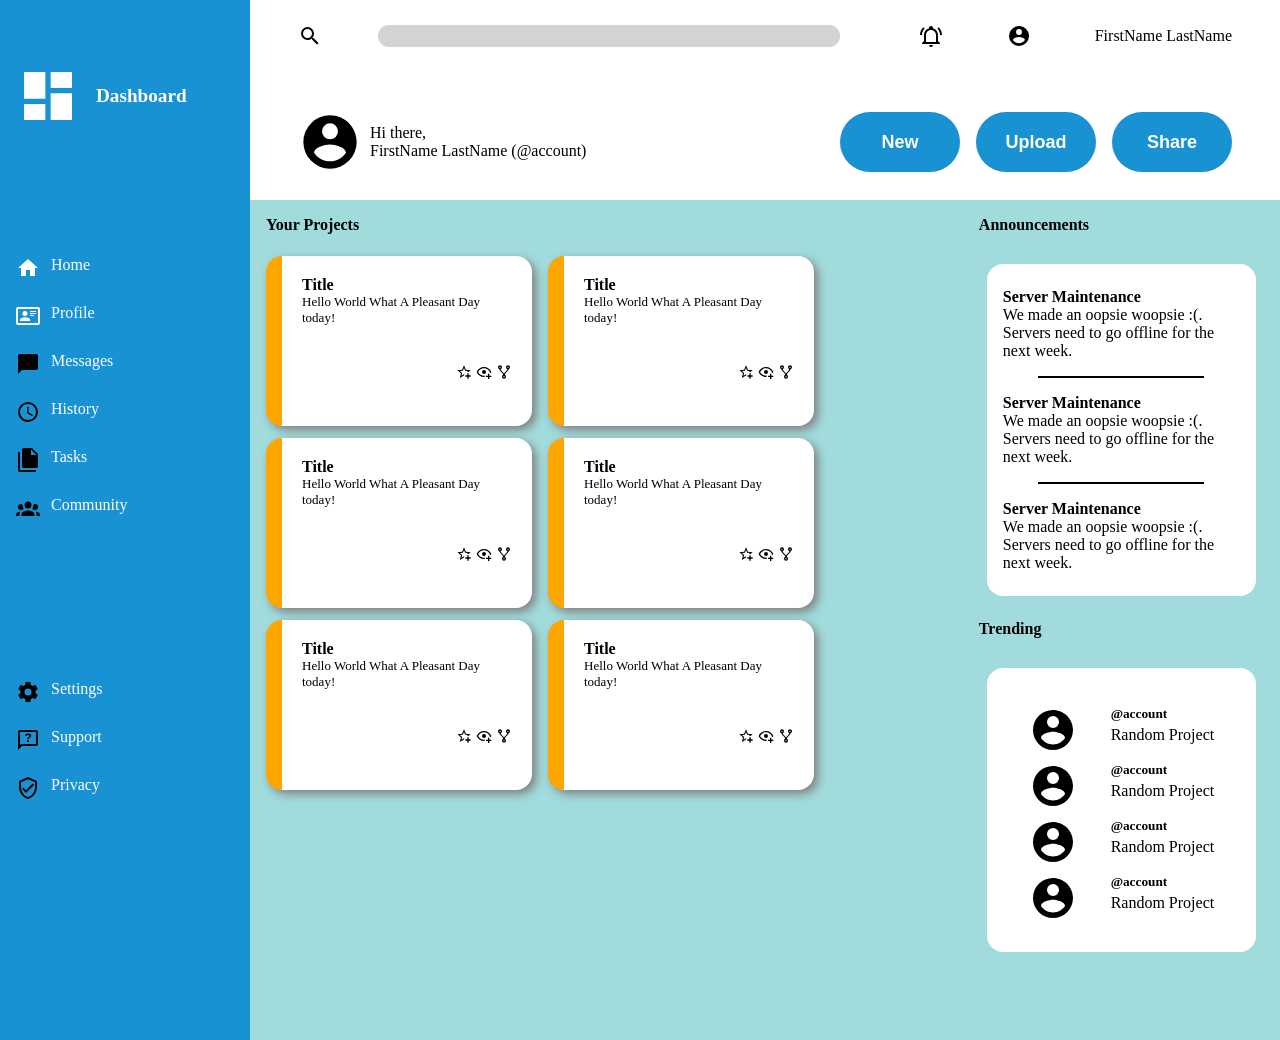
<file: index.html>
<!DOCTYPE html>
<html>
    <header>
        <meta charset="UTF-8">
        <meta name="viewport" content="width=device-width, initial-scale=1.0">
        <title>Admin Dashboard</title>
        <link rel="stylesheet" href="style.css">
    </header>
    <body>
        <div class="layout">
            <div class="sidebar">
                <div class="logo">
                    <img src="content/dashboard.svg" alt="Dashboard Icon" class="icon-large">
                    <div class="logo-name">Dashboard</div>
                </div>
                <ul class="application-links">
                    <li>
                        <img src="content/home.svg" alt="Home Icon" class="icon-small">Home
                    </li>
                    <li>
                        <img src="content/card-account-details-outline.svg" alt="Profile Icon" class="icon-small">Profile
                    </li>
                    <li>
                        <img src="content/message.svg" alt="Message Icon" class="icon-small">Messages
                    </li>
                    <li>
                        <img src="content/clock-outline.svg" alt="History Icon" class="icon-small">History
                    </li>
                    <li>
                        <img src="content/file-multiple.svg" alt="Tasks Icon" class="icon-small">Tasks
                    </li>
                    <li>
                        <img src="content/account-group.svg" alt="Community Icon" class="icon-small">Community
                    </li>
                </ul>
                <div class="option-links">
                    <li>
                        <img src="content/cog.svg" alt="Settings Icon" class="icon-small">Settings
                    </li>
                    <li>
                        <img src="content/message-question-outline.svg" alt="Support Icon" class="icon-small">Support
                    </li>
                    <li>
                        <img src="content/shield-check-outline.svg" alt="Privacy Icon" class="icon-small">Privacy
                    </li>
                </div>
            </div>
            <div class="header">
                <div class="search">
                    <img src="content/magnify.svg" alt="Search Icon" class="icon-small">
                    <input type="text" class="searchbar">
                </div>
                <div class="account-information">
                    <img src="content/bell-ring-outline.svg" alt="Bell Icon" class="icon-small">
                    <img src="content/account-circle.svg" alt="Account Icon" class="icon-small">
                    <div class="account-name">FirstName LastName</div>
                </div>
                <div class="greeting">
                    <img src="content/account-circle.svg" alt="Account Icon" class="icon-large">
                    <div>
                        Hi there,<br>
                        FirstName LastName (@account)
                    </div>
                </div>
                <div class="content-buttons">
                    <button class="button">New</button>
                    <button class="button">Upload</button>
                    <button class="button">Share</button>
                </div>
            </div>
            <div class="content">
                <div class="projects">
                    <h4>Your Projects</h4>
                    <div class="project-grid">
                        <div class="project">
                            <div class="projectDescription">
                                <h4>Title</h4>
                                <p>Hello World What A Pleasant Day today!</p>
                            </div>
                            <div class="projectActions">
                                <img src="content/star-plus-outline.svg" alt="Favourite" class="icon-very-small">
                                <img src="content/eye-plus-outline.svg" alt="Watch" class="icon-very-small">
                                <img src="content/source-fork.svg" alt="Fork" class="icon-very-small">
                            </div>
                        </div>
                        <div class="project">
                            <div class="projectDescription">
                                <h4>Title</h4>
                                <p>Hello World What A Pleasant Day today!</p>
                            </div>
                            <div class="projectActions">
                                <img src="content/star-plus-outline.svg" alt="Favourite" class="icon-very-small">
                                <img src="content/eye-plus-outline.svg" alt="Watch" class="icon-very-small">
                                <img src="content/source-fork.svg" alt="Fork" class="icon-very-small">
                            </div>
                        </div>
                        <div class="project">
                            <div class="projectDescription">
                                <h4>Title</h4>
                                <p>Hello World What A Pleasant Day today!</p>
                            </div>
                            <div class="projectActions">
                                <img src="content/star-plus-outline.svg" alt="Favourite" class="icon-very-small">
                                <img src="content/eye-plus-outline.svg" alt="Watch" class="icon-very-small">
                                <img src="content/source-fork.svg" alt="Fork" class="icon-very-small">
                            </div>
                        </div>
                        <div class="project">
                            <div class="projectDescription">
                                <h4>Title</h4>
                                <p>Hello World What A Pleasant Day today!</p>
                            </div>
                            <div class="projectActions">
                                <img src="content/star-plus-outline.svg" alt="Favourite" class="icon-very-small">
                                <img src="content/eye-plus-outline.svg" alt="Watch" class="icon-very-small">
                                <img src="content/source-fork.svg" alt="Fork" class="icon-very-small">
                            </div>
                        </div>
                        <div class="project">
                            <div class="projectDescription">
                                <h4>Title</h4>
                                <p>Hello World What A Pleasant Day today!</p>
                            </div>
                            <div class="projectActions">
                                <img src="content/star-plus-outline.svg" alt="Favourite" class="icon-very-small">
                                <img src="content/eye-plus-outline.svg" alt="Watch" class="icon-very-small">
                                <img src="content/source-fork.svg" alt="Fork" class="icon-very-small">
                            </div>
                        </div>
                        <div class="project">
                            <div class="projectDescription">
                                <h4>Title</h4>
                                <p>Hello World What A Pleasant Day today!</p>
                            </div>
                            <div class="projectActions">
                                <img src="content/star-plus-outline.svg" alt="Favourite" class="icon-very-small">
                                <img src="content/eye-plus-outline.svg" alt="Watch" class="icon-very-small">
                                <img src="content/source-fork.svg" alt="Fork" class="icon-very-small">
                            </div>
                        </div>
                    </div>
                </div>
                <div class="announcements">
                    <h4>Announcements</h4>
                    <div class="announcements-feed">
                        <div class="announcement">
                            <h4>Server Maintenance</h4>
                            <p>We made an oopsie woopsie :(. Servers need to go offline for the next week.</p>
                        </div>
                        <div class="line-separator"></div>
                        <div class="announcement">
                            <h4>Server Maintenance</h4>
                            <p>We made an oopsie woopsie :(. Servers need to go offline for the next week.</p>
                        </div>
                        <div class="line-separator"></div>
                        <div class="announcement">
                            <h4>Server Maintenance</h4>
                            <p>We made an oopsie woopsie :(. Servers need to go offline for the next week.</p>
                        </div>
                    </div>
                </div>
                <div class="trending">
                    <h4>Trending</h4>
                    <div class="trending-feed">
                        <div class="account">
                            <img src="content/account-circle.svg" alt="Account Icon" class="icon">
                            <h5>@account</h5>
                            <p>Random Project</p>
                        </div>
                        <div class="account">
                            <img src="content/account-circle.svg" alt="Account Icon" class="icon">
                            <h5>@account</h5>
                            <p>Random Project</p>
                        </div>
                        <div class="account">
                            <img src="content/account-circle.svg" alt="Account Icon" class="icon">
                            <h5>@account</h5>
                            <p>Random Project</p>
                        </div>
                        <div class="account">
                            <img src="content/account-circle.svg" alt="Account Icon" class="icon">
                            <h5>@account</h5>
                            <p>Random Project</p>
                        </div>
                    </div>
                </div>
            </div>
        </div>
    </body>
</html>
</file>
<file: style.css>
* {
    margin:0;
    padding:0;
}

.layout {
    min-height: 100vh;
    min-width: 100vw;
    display: grid;
    grid-template-columns: 250px 1fr;
    grid-template-rows: 200px 1fr;
}

.sidebar {
    background-color: rgba(25,146,212,255);
    grid-row: 1/3;
    grid-column: 1/2;
    color:white;
    padding:16px;
    display: grid;
    grid-template-rows: 160px 1fr 1fr;
    gap:80px;
    height:100%
}

.header {
    background-color: white;
    grid-row: 1/2;
    grid-column: 2/3;
    display: grid;
    grid-template-rows: 1fr 1fr;
    grid-template-columns: 3fr 2fr;
    padding: 16px 48px;
}

.content {
    background-color: rgb(161, 219, 219);
    grid-row: 2/3;
    grid-column: 2/3;
    display: grid;
    grid-template-columns: 5fr 2fr;
    grid-template-rows: 1fr 1fr;
    padding:16px;
    height:100%;
}

.icon-large {
    height:64px;
    width:64px;
}

.icon {
    height:48px;
    width:48px;
}

.icon-small {
    height:24px;
    width:24px;
}

.icon-very-small {
    height:16px;
    width:16px;
}

.logo {
    display: grid;
    grid-template-columns: 80px 1fr;
    align-items: center;
}

.logo-name {
    font-weight: bolder;
    font-size: larger;
}
/* Sidebar */

.application-links, .option-links{
    list-style-type: none;
    display: grid;
    gap:8px
}
.application-links {
    grid-template-rows: repeat(6, 40px);
}

.option-links{
    grid-template-rows: repeat(3, 40px)
}

li {
    display: grid;
    grid-template-columns: 35px 1fr;
}
/* Header*/
.search {
    grid-row: 1/2;
    grid-column: 1/2;
    display: grid;
    grid-template-columns: 80px 1fr;
    height:40px;
    align-items: center;
}

.searchbar {
    background-color: lightgray;
    text-decoration: none;
    font-size: larger;
    width:100%;
    border:none;
    border-radius: 400px;
}

.account-information {
    grid-row: 1/2;
    grid-column: 2/3;
    display:flex;
    align-items: center;
    justify-content: flex-end;
    gap:64px;
    height:40px;
}

.greeting {
    grid-row: 2/3;
    grid-column: 1/2;
    display: flex;
    align-items: center;
    justify-content: flex-start;
    gap:8px
}

.content-buttons {
    grid-row: 2/3;
    grid-column: 2/3;
    display: grid;
    grid-template-columns: repeat(3, 120px);
    gap: 16px;
    justify-content: center;
}

.button {
    background-color: rgba(25,146,212,255);
    border:none;
    color: white;
    font-weight: bolder;
    font-size: large;
    border-radius: 80px;
    height:60px;
    align-self: center;
}
.button:hover {
    cursor: pointer;
}

/*Content*/
.projects {
    grid-column: 1 / 2;
    grid-row: 1 / 3;
    display: grid;
    grid-template-rows: 40px 1fr;
}

.project-grid {
    display: grid;
    grid-template-columns: repeat(auto-fit, 250px);
    grid-template-rows: repeat(auto-fit, 150px);
    gap:32px
}

.project {
    background-color: white;
    padding: 20px;
    height: 130px;
    width: 210px;
    display: grid;
    grid-template-rows: 1fr 1fr;
    box-shadow: 4px 4px 10px grey;
    border-radius: 16px;
    border-left: orange 16px solid;
}

.project p {
    font-size: small;
}

.projectActions {
    align-self: center;
    justify-content: end;
    margin-left: auto;
    margin-bottom: 0px;
}


.announcements {
    grid-column: 2 / 3;
    grid-row: 1 / 2;
    display: grid;
    margin-bottom: 16px;
    grid-template-rows: 40px 1fr;
}

.announcements-feed {
    margin: 8px;
    background-color: white;
    border-radius: 16px;
    padding: 16px;
    display: flex;
    flex-direction: column;
    justify-content: center;
    gap:16px;
    align-items:center;
}

.announcement {
    height:auto
}

.line-separator {
    background-color: black;
    height:2px;
    width:70%;
    justify-self: center;
    align-self: center;
}

.trending {
    grid-column: 2 / 3;
    grid-row: 2 / 3;
    display: grid;
    grid-template-rows: 40px 1fr;
    margin-bottom: 64px;
}

.trending-feed {
    margin: 8px;
    background-color: white;
    border-radius: 16px;
    padding: 16px;
    display: flex;
    flex-direction: column;
    justify-content: center;
    gap:16px;
    align-items:center;
}

.account {
    display: grid;
    grid-template-columns: 80px 1fr;
    grid-template-rows: 20px 20px;
    gap: 0px 2px;
}
.account img {
    grid-column: 1 / 2;
    grid-row: 1 / 3;
}

.account h5 {
    grid-column: 2 / 3;
    grid-row: 1 / 2;
}

.account p {
    grid-column: 2 / 3;
    grid-row: 2 / 3;
}
</file>
